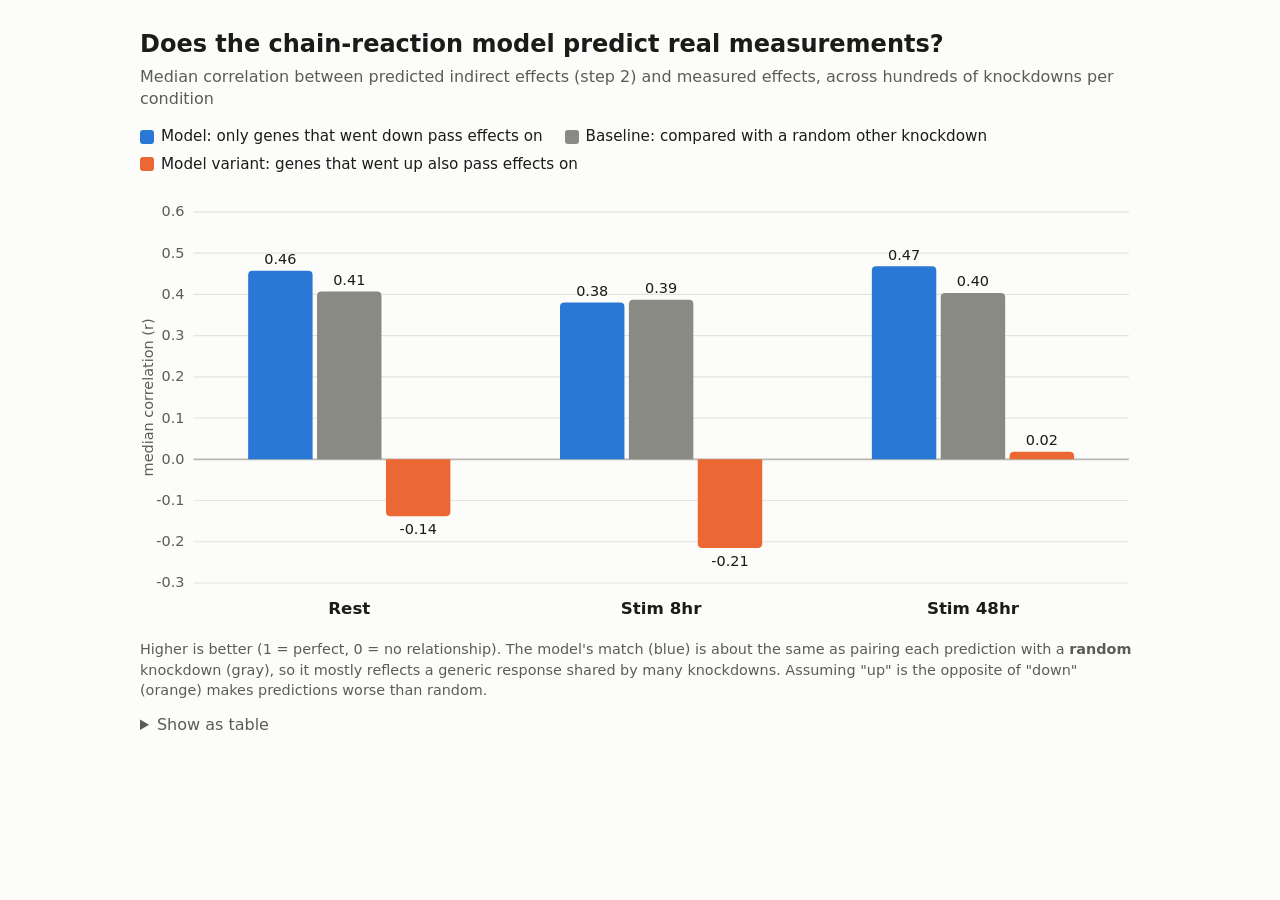
<file: presentation/model_check_chart.html>
<!doctype html>
<html lang="en">
<head>
<meta charset="utf-8">
<meta name="viewport" content="width=device-width, initial-scale=1">
<title>Model Check Summary</title>
<style>
  :root {
    --surface: #fcfcfb; --text: #1b1b1a; --text-2: #5c5c57; --grid: #e4e3de; --axis: #b9b8b0;
    --s-model: #2a78d6; --s-base: #8a8a84; --s-up: #eb6834;
    color-scheme: light;
  }
  @media (prefers-color-scheme: dark) {
    :root:not([data-theme="light"]) {
      --surface: #1a1a19; --text: #f0efec; --text-2: #c3c2b7; --grid: #2e2e2c; --axis: #55554f;
      --s-model: #3987e5; --s-base: #8f8e88; --s-up: #d95926; color-scheme: dark;
    }
  }
  :root[data-theme="dark"] {
    --surface: #1a1a19; --text: #f0efec; --text-2: #c3c2b7; --grid: #2e2e2c; --axis: #55554f;
    --s-model: #3987e5; --s-base: #8f8e88; --s-up: #d95926; color-scheme: dark;
  }
  body { margin: 0; background: var(--surface); color: var(--text); font: 16px/1.4 system-ui, -apple-system, "Segoe UI", Roboto, sans-serif; }
  .wrap { max-width: 1000px; margin: 0 auto; padding: 28px 16px; }
  h1 { font-size: 1.5rem; margin: 0 0 4px; }
  .sub { color: var(--text-2); margin: 0 0 16px; }
  .legend { display: flex; flex-wrap: wrap; gap: 6px 22px; margin-bottom: 8px; font-size: .95rem; }
  .legend span { display: inline-flex; align-items: center; gap: 7px; }
  .sw { width: 14px; height: 14px; border-radius: 3px; display: inline-block; }
  svg { width: 100%; height: auto; display: block; overflow: visible; }
  .tick { fill: var(--text-2); font-size: 13px; }
  .cat { fill: var(--text); font-size: 15px; font-weight: 600; }
  .val { fill: var(--text); font-size: 13px; font-variant-numeric: tabular-nums; }
  .bar { transition: opacity .15s; }
  .bar:hover { opacity: .8; }
  .tip { position: fixed; pointer-events: none; background: var(--text); color: var(--surface); padding: 6px 9px; border-radius: 6px; font-size: 13px; opacity: 0; transition: opacity .1s; max-width: 260px; }
  .note { color: var(--text-2); font-size: .9rem; margin-top: 12px; }
  table { border-collapse: collapse; margin-top: 14px; font-size: .9rem; font-variant-numeric: tabular-nums; }
  th, td { padding: 4px 12px; border-bottom: 1px solid var(--grid); text-align: right; }
  th:first-child, td:first-child { text-align: left; }
  details { margin-top: 10px; color: var(--text-2); }
</style>
</head>
<body>
<div class="wrap">
  <h1>Does the chain-reaction model predict real measurements?</h1>
  <p class="sub">Median correlation between predicted indirect effects (step 2) and measured effects, across hundreds of knockdowns per condition</p>
  <div class="legend" id="legend"></div>
  <div id="chart"></div>
  <p class="note">Higher is better (1 = perfect, 0 = no relationship). The model's match (blue) is about the same as pairing each prediction with a <b>random</b> knockdown (gray), so it mostly reflects a generic response shared by many knockdowns. Assuming "up" is the opposite of "down" (orange) makes predictions worse than random.</p>
  <details>
    <summary>Show as table</summary>
    <table id="tbl"></table>
  </details>
</div>
<div class="tip" id="tip"></div>
<script>
  // From data/model_check.json (depth 2, minimum effect 0.1 log2FC, knockdowns with >= 20 targets)
  const conds = ["Rest", "Stim 8hr", "Stim 48hr"];
  const series = [
    { key: "model", name: "Model: only genes that went down pass effects on", color: "--s-model", v: [0.457, 0.380, 0.468], n: [365, 447, 528] },
    { key: "base",  name: "Baseline: compared with a random other knockdown", color: "--s-base",  v: [0.407, 0.387, 0.403], n: [365, 447, 528] },
    { key: "up",    name: "Model variant: genes that went up also pass effects on", color: "--s-up", v: [-0.138, -0.215, 0.018], n: [655, 775, 745] },
  ];
  const W = 900, H = 400, m = { l: 48, r: 10, t: 26, b: 40 };
  const lo = -0.3, hi = 0.6;
  const y = (v) => m.t + ((hi - v) / (hi - lo)) * (H - m.t - m.b);
  const gw = (W - m.l - m.r) / conds.length, bw = 58, gap = 4;
  let s = `<svg viewBox="0 0 ${W} ${H}" role="img" aria-label="Grouped bar chart of median correlation by condition">`;
  for (let t = lo; t <= hi + 1e-9; t += 0.1) {
    const v = +t.toFixed(1);
    s += `<line x1="${m.l}" x2="${W - m.r}" y1="${y(v)}" y2="${y(v)}" stroke="var(${v === 0 ? "--axis" : "--grid"})" stroke-width="${v === 0 ? 1.5 : 1}"/>`;
    s += `<text class="tick" x="${m.l - 8}" y="${y(v) + 4}" text-anchor="end">${v.toFixed(1)}</text>`;
  }
  s += `<text class="tick" transform="translate(12 ${(H - m.b + m.t) / 2}) rotate(-90)" text-anchor="middle">median correlation (r)</text>`;
  conds.forEach((c, ci) => {
    const cx = m.l + gw * (ci + 0.5), x0 = cx - (series.length * bw + (series.length - 1) * gap) / 2;
    series.forEach((se, si) => {
      const v = se.v[ci], x = x0 + si * (bw + gap), top = Math.min(y(v), y(0)), h = Math.max(1, Math.abs(y(v) - y(0)));
      // rounded data-end (away from the baseline), square at the baseline
      const r = Math.min(4, h);
      const d = v >= 0
        ? `M${x},${y(0)} V${top + r} Q${x},${top} ${x + r},${top} H${x + bw - r} Q${x + bw},${top} ${x + bw},${top + r} V${y(0)} Z`
        : `M${x},${y(0)} V${top + h - r} Q${x},${top + h} ${x + r},${top + h} H${x + bw - r} Q${x + bw},${top + h} ${x + bw},${top + h - r} V${y(0)} Z`;
      s += `<path class="bar" d="${d}" fill="var(${se.color})" data-tip="${c} · ${se.name}: median r = ${v.toFixed(2)} (${se.n[ci]} knockdowns)"/>`;
      s += `<text class="val" x="${x + bw / 2}" y="${v >= 0 ? y(v) - 6 : y(v) + 16}" text-anchor="middle">${v.toFixed(2)}</text>`;
    });
    s += `<text class="cat" x="${cx}" y="${H - 12}" text-anchor="middle">${c}</text>`;
  });
  s += "</svg>";
  document.getElementById("chart").innerHTML = s;
  document.getElementById("legend").innerHTML = series.map((se) => `<span><i class="sw" style="background:var(${se.color})"></i>${se.name}</span>`).join("");
  document.getElementById("tbl").innerHTML = "<tr><th>Condition</th>" + series.map((se) => `<th>${se.name}</th>`).join("") + "</tr>" +
    conds.map((c, ci) => `<tr><td>${c}</td>${series.map((se) => `<td>${se.v[ci].toFixed(2)}</td>`).join("")}</tr>`).join("");
  const tip = document.getElementById("tip");
  document.querySelectorAll(".bar").forEach((b) => {
    b.addEventListener("mousemove", (e) => { tip.textContent = b.dataset.tip; tip.style.left = e.clientX + 12 + "px"; tip.style.top = e.clientY + 12 + "px"; tip.style.opacity = 1; });
    b.addEventListener("mouseleave", () => (tip.style.opacity = 0));
  });
</script>
</body>
</html>
</file>
